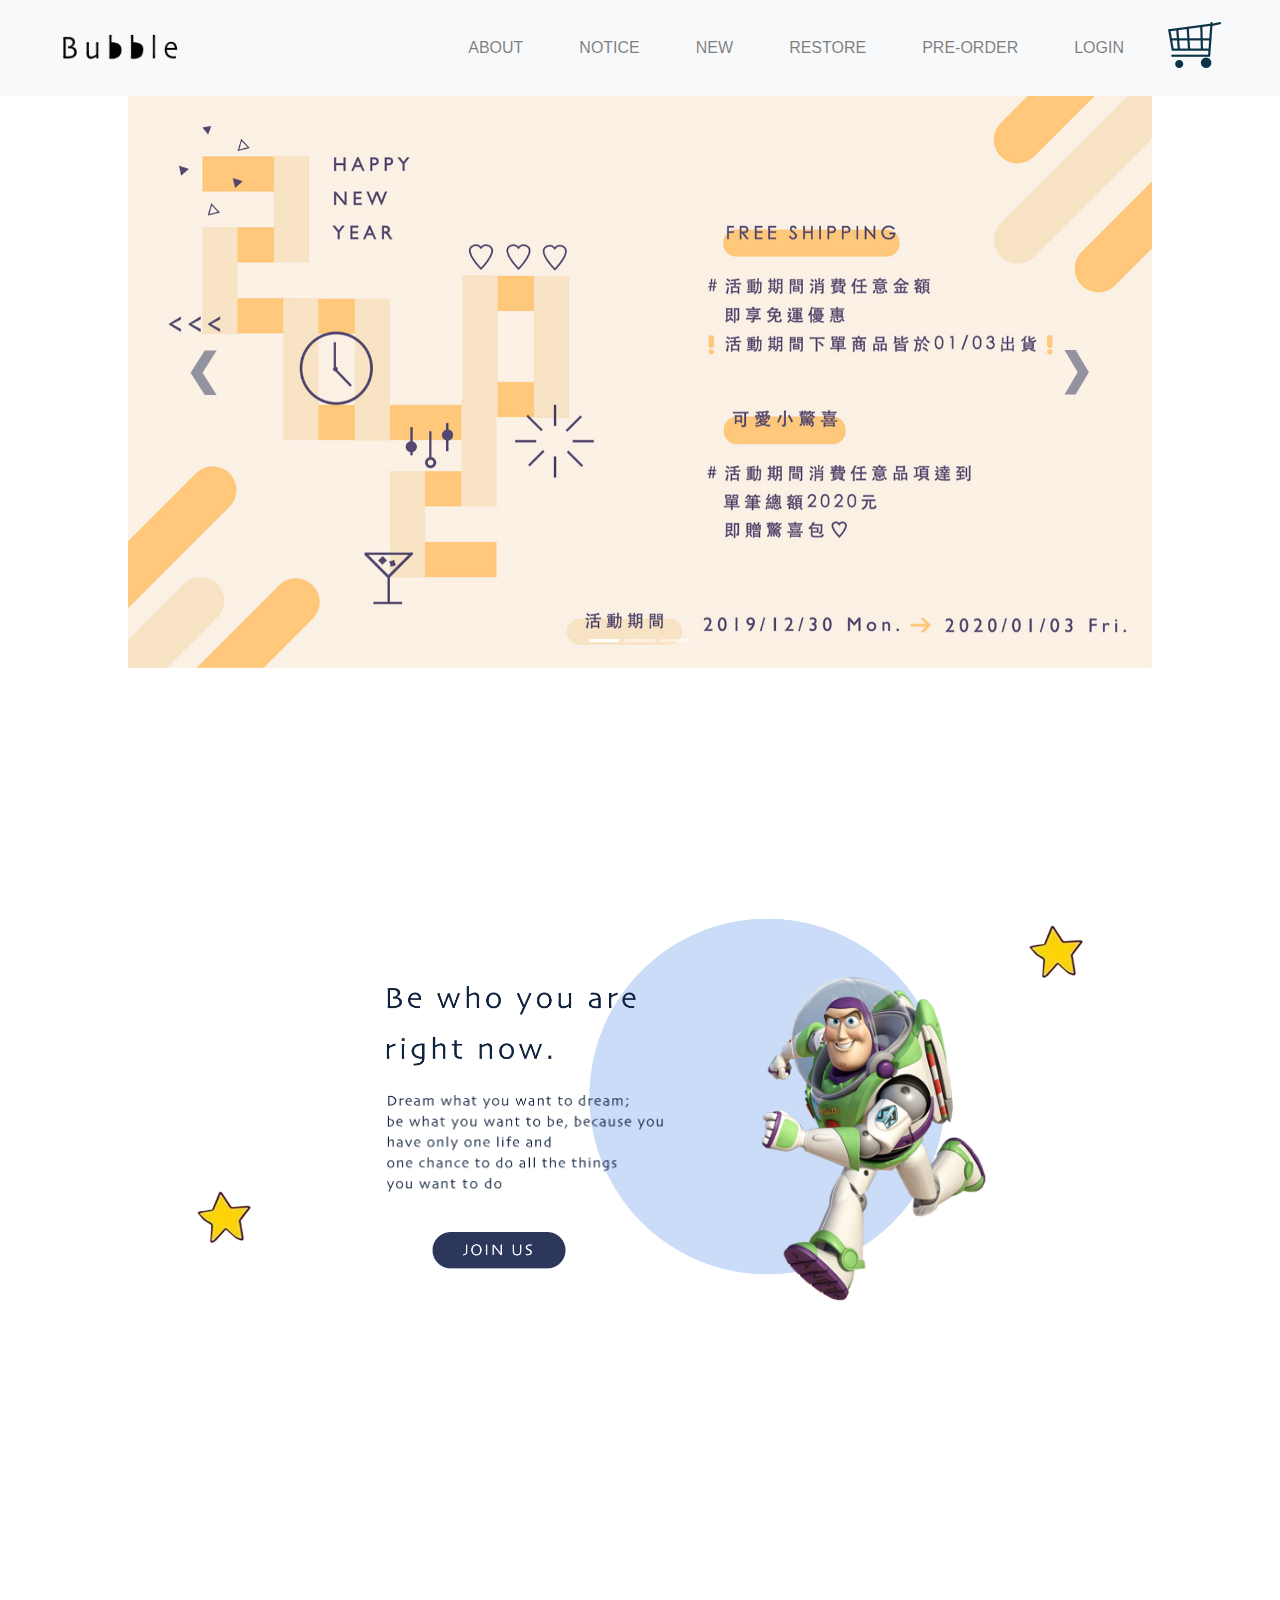
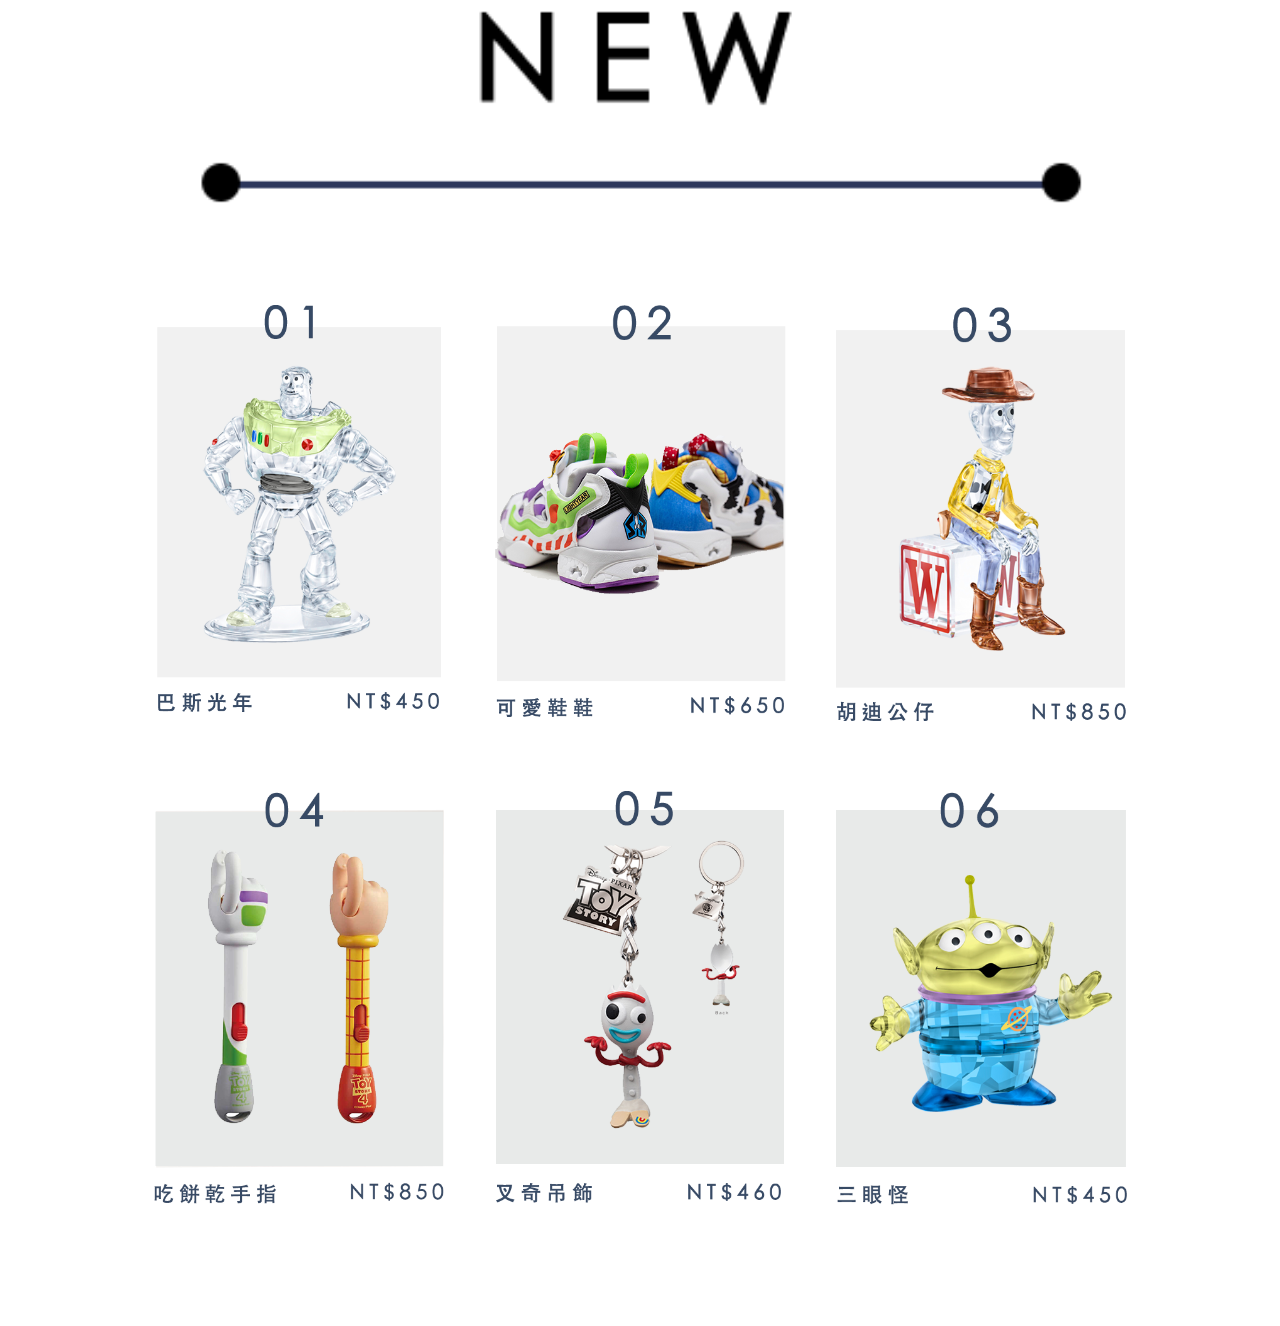
<file: index.html>
<!DOCTYPE html>
<html lang="zh-TW">

<head>
	<meta charset="UTF-8">
	<!-- 手機版縮放 -->
	<meta name="viewport" content="width=device-width, initial-scale=1">
	<title>Bubble</title>
	<!-- css連結 -->
	<link href="css/style.css" rel="stylesheet">
	<link href="css/bootstrap.min.css" rel="stylesheet">
	
	




</head>

<body>
	
	<!-- html-->
	<nav class="navbar navbar-expand-lg navbar-light bg-light fixed-top">
		<a class="navbar-brand" href="index0.html"><img src="img首頁/logo.png" class="img-fluid" alt=""></a>
		<button class="navbar-toggler" type="button" data-toggle="collapse" data-target="#navbarSupportedContent"
			aria-controls="navbarSupportedContent" aria-expanded="false" aria-label="Toggle navigation">
			<span class="navbar-toggler-icon"></span>
		</button>

		<div class="collapse navbar-collapse" id="navbarSupportedContent">
			<ul class="navbar-nav ml-auto">
				
				<li class="nav-item"><a class="nav-link" href="index.html">ABOUT</a></li>
				<li class="nav-item"><a class="nav-link" href="index3.html">NOTICE</a></li>
				<li class="nav-item"><a class="nav-link" href="index2.html">NEW</a></li>
				<li class="nav-item"><a class="nav-link" href="index0.html">RESTORE</a></li>
				<li class="nav-item"><a class="nav-link" href="index0.html">PRE-ORDER</a></li>
			
				<li class="nav-item"><a class="nav-link" href="#section3">LOGIN</a></li>
				<li class="nav-item">
					<img src="img首頁/購物車.png" class="img-fluid">
					
				</li>
			</ul>
		</div>
	</nav>


	<!-- 圖片輪播-->
	<div class="container-fluid">
		<div class="row">
			<div class="banner">
				<div id="carouselExampleIndicators" class="carousel slide" data-ride="carousel">
					<ol class="carousel-indicators">
						<li data-target="#carouselExampleIndicators" data-slide-to="0" class="active"></li>
						<li data-target="#carouselExampleIndicators" data-slide-to="1"></li>
						<li data-target="#carouselExampleIndicators" data-slide-to="2"></li>
					</ol>
					<!-- 輪播內容 -->
					<div class="carousel-inner">
						<div class="carousel-item">
							<img src="img首頁/輪播.jpg" class="img-fluid" class alt="...">
						</div>
						<div class="carousel-item active">
							<img src="img首頁/輪播.jpg" class="img-fluid" alt="...">
						</div>
						<div class="carousel-item">
							<img src="img首頁/輪播.jpg" class="img-fluid" alt="...">
						</div>
					</div>
					<!-- 左右箭頭 -->
					<a class="carousel-control-prev" href="#carouselExampleIndicators" role="button" data-slide="prev">
						<span class="carousel-control-prev-icon" aria-hidden="true"></span>
						<span class="sr-only">Previous</span>
					</a>
					<a class="carousel-control-next" href="#carouselExampleIndicators" role="button" data-slide="next">
						<span class="carousel-control-next-icon" aria-hidden="true"></span>
						<span class="sr-only">Next</span>
					</a>
				</div>
			</div>
		</div>
	</div>




	<div class="bigbox">
		<div class="omg">
			<img src="img首頁/圓.png" alt="">
			<div class="bgword">
				<img src="img首頁/大字.png" alt="">
				<div class="smword">
					<img src="img首頁/小字.png" alt="">
					<div class="bus">
						<div id="square" class="zoomInRight animated" data-anijs="if: click, do: zoomInRight animated"> <img src="img首頁/巴斯.png" alt=""></div>
						<div class="star1">
							<img src="img首頁/star.png" alt="">
							<div class="join">
								<img src="img首頁/join.png" alt="">
								<div class="star2">
									<img src="img首頁/star.png" alt="">
								</div>
							</div>
						</div>
					</div>
				</div>
			</div>
		</div>
	
		
		
	
		
	
	</div>


	<!-- part6-->
	<div class="product" id="section2">

		<div class="container-fluid">
			<div class="jay">
				<div class="row ">

					<div class="col-12">
						<p class="title text-center"><img src="img首頁/new.png"></p>

					</div>

				</div>
			</div>
			<div class="row">
				<div class="col-md-4 col-sm-4 col-12">
					<div class="card">
						<img src="img首頁/商品1.png" class="img-fluid">

					</div>
				</div>

				<div class="col-md-4 col-sm-4 col-12">
					<div class="card">
						<img src="img首頁/商品2.png" class="img-fluid">

					</div>
				</div>

				<div class="col-md-4 col-sm-4 col-12">
					<div class="card">
						<img src="img首頁/商品3.png" class="img-fluid">

					</div>
				</div>
			</div>
			<div class="row">
				<div class="col-md-4 col-sm-4 col-12">
					<div class="card">
						<img src="img首頁/商品4.png" class="img-fluid">

					</div>
				</div>

				<div class="col-md-4 col-sm-4 col-12">
					<div class="card">
						<img src="img首頁/商品5.png" class="img-fluid">

					</div>
				</div>

				<div class="col-md-4 col-sm-4 col-12" class="img-fluid">
					<div class="card">
						<img src="img首頁/商品6.png">

					</div>
				</div>
			</div>
		</div>
	</div>











	<!-- JS連結 -->
	
	<script src="js/jQuery.js"></script>
	<script src="js/bootstrap.min.js"></script>
	<script src="js/bs.js"></script>
    <script src="js/anijs-min.js"></script>
	

</body>

</html>
</file>
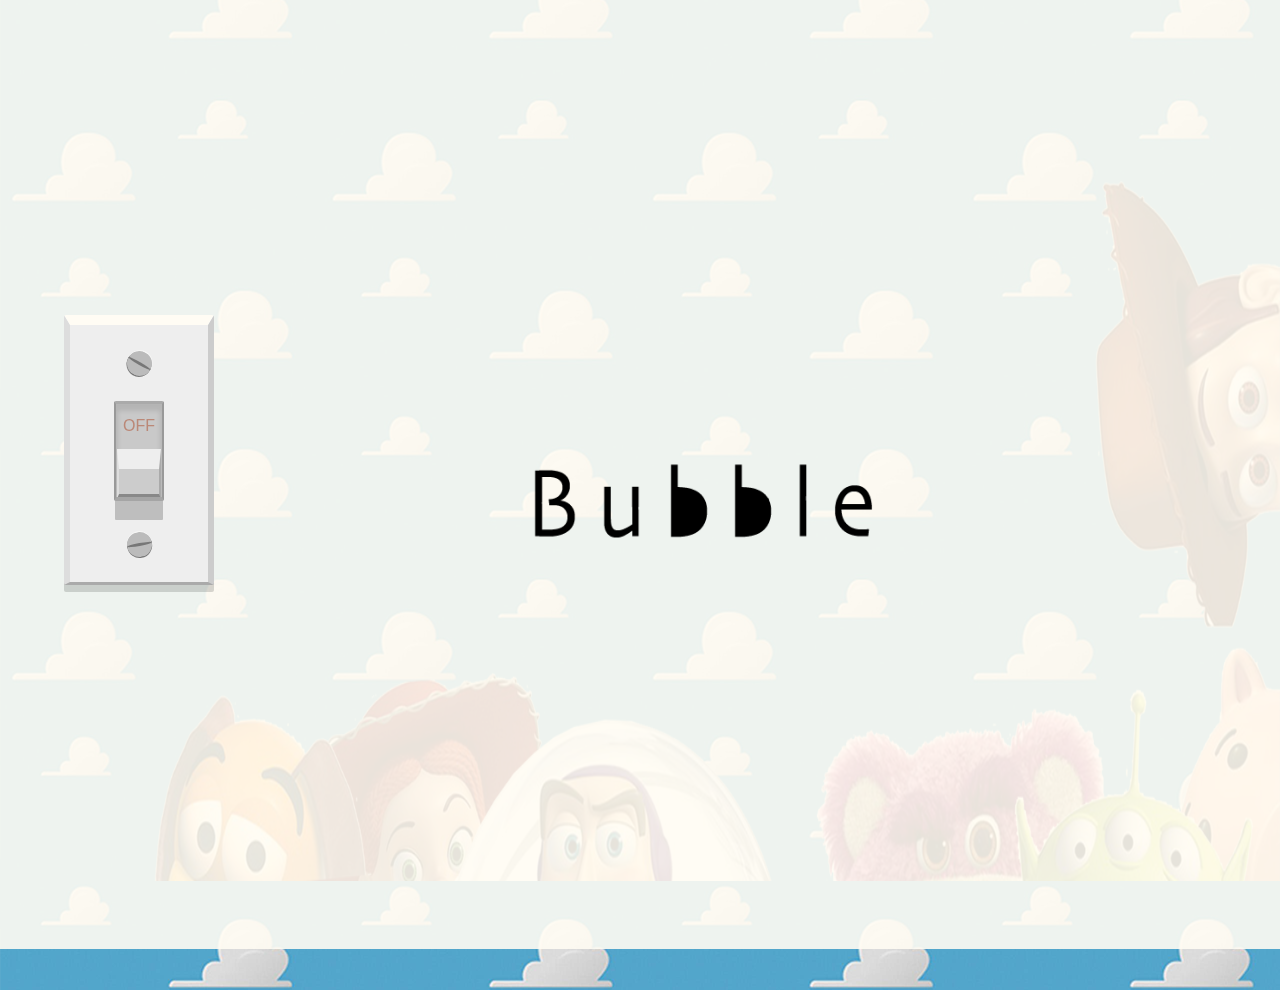
<file: index0.html>
<!DOCTYPE html>
<html lang="zh-TW">

<head>
    <meta charset="UTF-8">
    <meta name="viewport" content="width=device-width, initial-scale=1">
    <title>gamers</title>
    <link href="css/style0.css" rel="stylesheet">
    <link href="css/bootstrap0.min.css" rel="stylesheet">

    




</head>



<body>
    <section class="panel">
        <input id="switch" checked="checked" type="checkbox" />
        <label for="switch"></label>
        <div class="overlay"></div>

    </section>
    <a href="index.html" style="text-decoration: none;">
    <img class="bu" src="img0/bu.png">
</a>
    <img class="bg" src="img0/背景.png">
</a>
    <img class="toy" src="img0/toy.png">

</body>

</html>
</file>
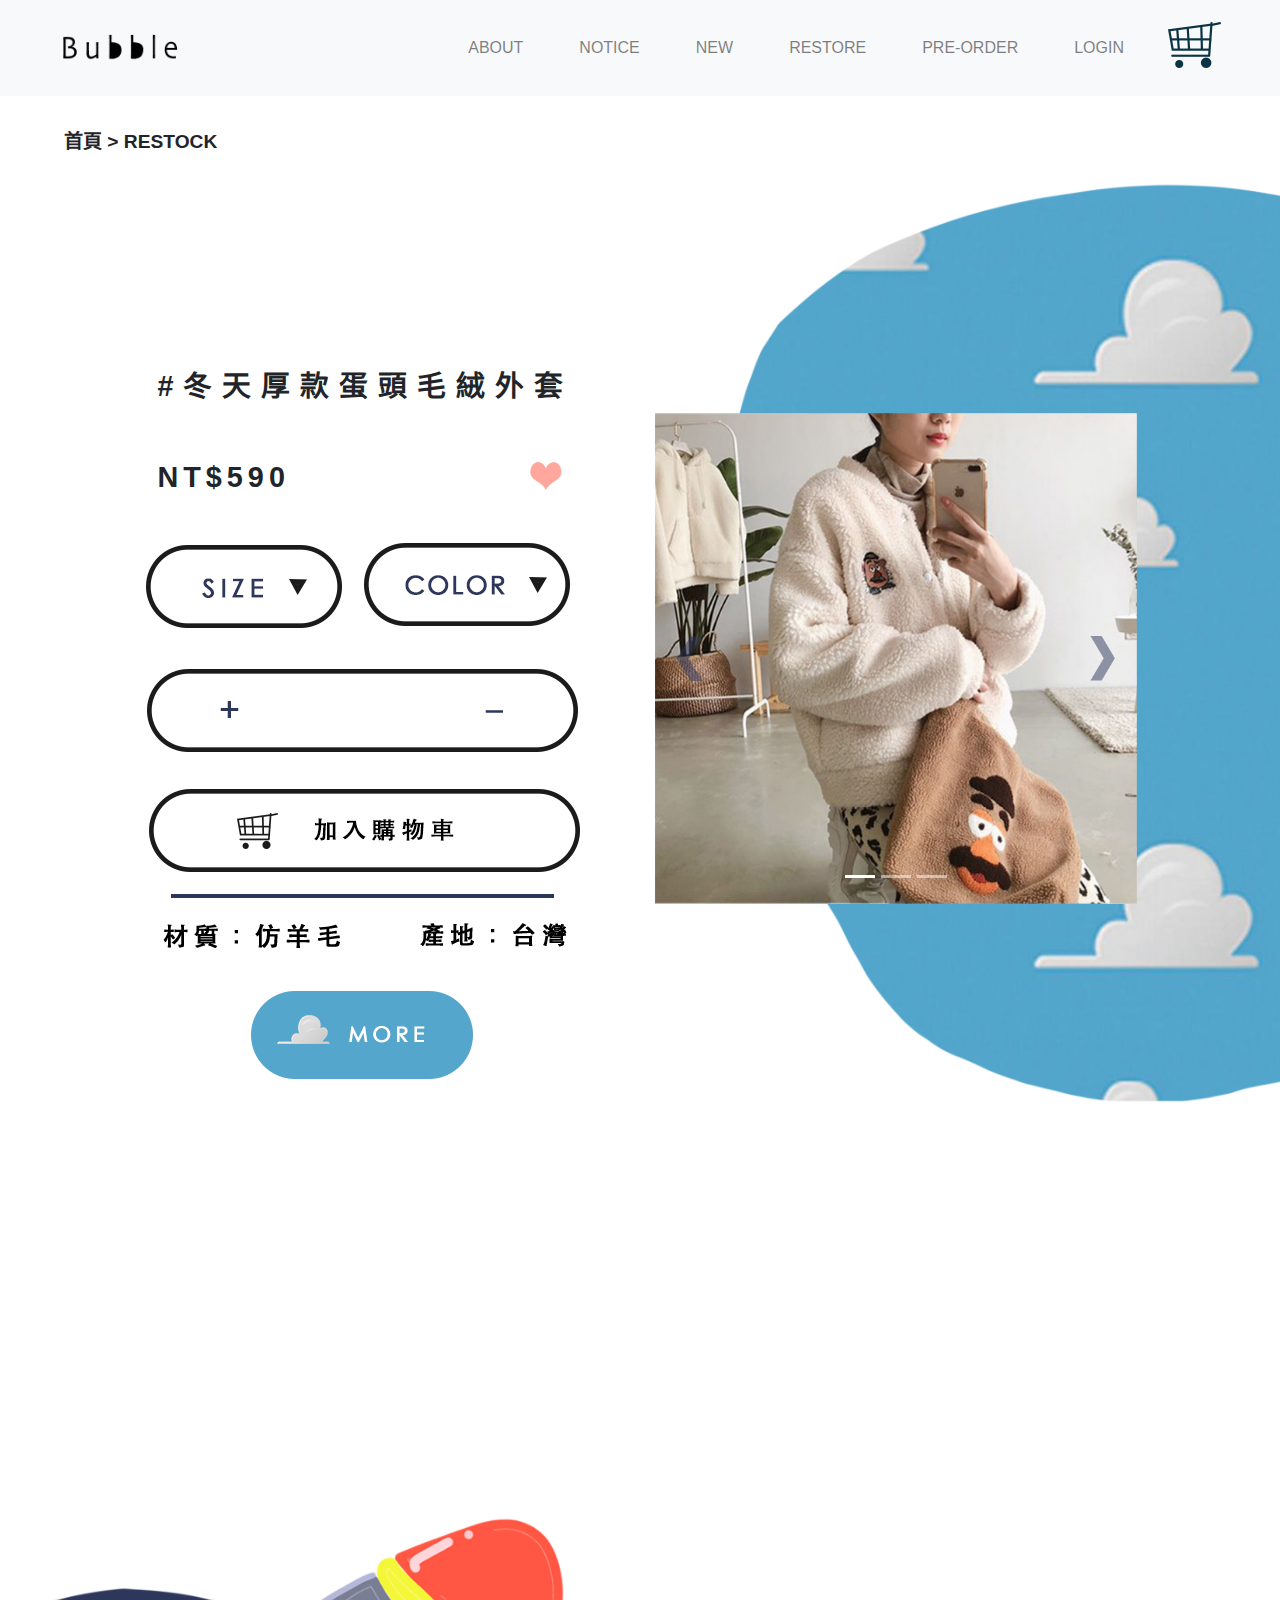
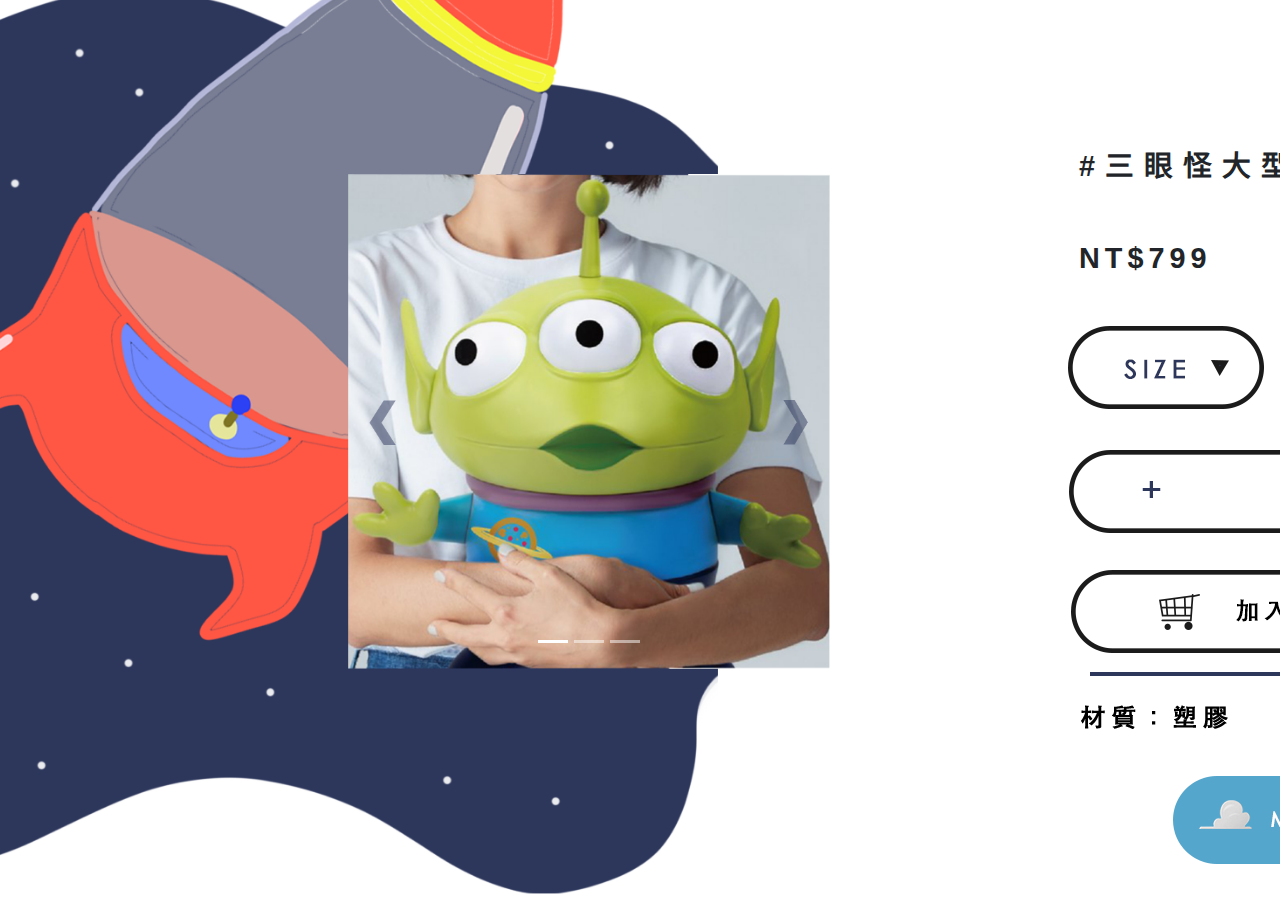
<file: index2.html>
<!DOCTYPE html>
<html lang="zh-TW">

<head>
	<meta charset="UTF-8">
	<!-- 手機版縮放 -->
	<meta name="viewport" content="width=device-width, initial-scale=1">
	<title>Bubble</title>
	<!-- css連結 -->
	<link href="css/style2.css" rel="stylesheet">
	<link href="css/bootstrap2.min.css" rel="stylesheet">

</head>

<body>
<!-- html-->
<nav class="navbar navbar-expand-lg navbar-light bg-light fixed-top">
	<a class="navbar-brand" href="index0.html"><img src="img首頁/logo.png" class="img-fluid" alt=""></a>
	<button class="navbar-toggler" type="button" data-toggle="collapse" data-target="#navbarSupportedContent"
		aria-controls="navbarSupportedContent" aria-expanded="false" aria-label="Toggle navigation">
		<span class="navbar-toggler-icon"></span>
	</button>

	<div class="collapse navbar-collapse" id="navbarSupportedContent">
		<ul class="navbar-nav ml-auto">
			
			<li class="nav-item"><a class="nav-link" href="index.html">ABOUT</a></li>
			<li class="nav-item"><a class="nav-link" href="index3.html">NOTICE</a></li>
			<li class="nav-item"><a class="nav-link" href="index2.html">NEW</a></li>
			<li class="nav-item"><a class="nav-link" href="index0.html">RESTORE</a></li>
			<li class="nav-item"><a class="nav-link" href="index0.html">PRE-ORDER</a></li>
		
			<li class="nav-item"><a class="nav-link" href="#section3">LOGIN</a></li>
			<li class="nav-item">
				<img src="img首頁/購物車.png" class="img-fluid">
				
			</li>
		</ul>
	</div>
</nav>

	<div class="word0">
		<p>
			首頁 > RESTOCK
		</p>
	</div>
	<!-- 圖片輪播-->
	<div class="top">
		<div class="container-fluid">
			<div class="row">
				<div class="word1 col-md-6 col-sm-12 col-12">


					<div class="winter">
						<p>#冬天厚款蛋頭毛絨外套</p>
					</div>



					<div class="nt">
						<p>NT$590</p>
					</div>

					<div class="heart">
						<img src="img熱賣/愛心.png" alt="">
					</div>

					<div class="container-fluid">
						<div class="row">
							<div class="smallbox">
								<div class="sizeicon col-6">
									<img src="img熱賣/size.png" alt="">
								</div>



								<div class="coloricon col-6">
									<img src="img熱賣/color.png" alt="">
								</div>
							</div>
						</div>
					</div>

					<div class="blankicon">
						<img src="img熱賣/空.png" alt="">
					</div>

					<div class="plus">
						<img src="img熱賣/加.png" alt="">
					</div>

					<div class="cost">
						<img src="img熱賣/減.png" alt="">
					</div>


					<div class="shop">
						<img src="img熱賣/buy.png" alt="">
					</div>

					<div class="worddown">
						<img src="img熱賣/字1.png" alt="">
					</div>

					<div class="more">
						<img src="img熱賣/more.png" alt="">
					</div>


				</div>
				<div class="banner11 col-md-6 col-sm-12 col-12">

					<div id="carouselExampleIndicators" class="carousel slide" data-ride="carousel">
						<ol class="carousel-indicators">
							<li data-target="#carouselExampleIndicators" data-slide-to="0" class="active"></li>
							<li data-target="#carouselExampleIndicators" data-slide-to="1"></li>
							<li data-target="#carouselExampleIndicators" data-slide-to="2"></li>
						</ol>
						<!-- 輪播內容 -->
						<div class="carousel-inner">
							<div class="carousel-item">
								<img src="img熱賣/小圖.jpg" class="img-fluid" class alt="...">
							</div>
							<div class="carousel-item active">
								<img src="img熱賣/小圖.jpg" class="img-fluid" alt="...">
							</div>
							<div class="carousel-item">
								<img src="img熱賣/小圖.jpg" class="img-fluid" alt="...">
							</div>
						</div>
						<!-- 左右箭頭 -->
						<a class="carousel-control-prev" href="#carouselExampleIndicators" role="button"
							data-slide="prev">
							<span class="carousel-control-prev-icon" aria-hidden="true"></span>
							<span class="sr-only">Previous</span>
						</a>
						<a class="carousel-control-next" href="#carouselExampleIndicators" role="button"
							data-slide="next">
							<span class="carousel-control-next-icon" aria-hidden="true"></span>
							<span class="sr-only">Next</span>
						</a>
					</div>
					<div class="sky">
						<img src="img熱賣/天空.png" alt="">
					</div>
				</div>



			</div>

		</div>

	</div>


	<div class="down">
		<div class="container-fluid">
			<div class="row">

				<div class="banner11 col-md-6 col-sm-6 col-12">

					<div id="carouselExampleIndicators" class="carousel slide" data-ride="carousel">
						<ol class="carousel-indicators">
							<li data-target="#carouselExampleIndicators" data-slide-to="0" class="active"></li>
							<li data-target="#carouselExampleIndicators" data-slide-to="1"></li>
							<li data-target="#carouselExampleIndicators" data-slide-to="2"></li>
						</ol>
						<!-- 輪播內容 -->
						<div class="carousel-inner">
							<div class="carousel-item">
								<img src="img熱賣/小圖2.png" class="img-fluid" class alt="...">
							</div>
							<div class="carousel-item active">
								<img src="img熱賣/小圖2.png" class="img-fluid" alt="...">
							</div>
							<div class="carousel-item">
								<img src="img熱賣/小圖2.png" class="img-fluid" alt="...">
							</div>
						</div>
						<!-- 左右箭頭 -->
						<a class="carousel-control-prev" href="#carouselExampleIndicators" role="button"
							data-slide="prev">
							<span class="carousel-control-prev-icon" aria-hidden="true"></span>
							<span class="sr-only">Previous</span>
						</a>
						<a class="carousel-control-next" href="#carouselExampleIndicators" role="button"
							data-slide="next">
							<span class="carousel-control-next-icon" aria-hidden="true"></span>
							<span class="sr-only">Next</span>
						</a>
					</div>
					<div class="rocket">
						<img src="img熱賣/火箭.png" alt="">
					</div>
				</div>

				<div class="word1 col-md-6 col-sm-6 col-12">


					<div class="winter">
						<p>#三眼怪大型存錢筒</p>
					</div>



					<div class="nt">
						<p>NT$799</p>
					</div>

					<div class="heart">
						<img src="img熱賣/愛心.png" alt="">
					</div>

					<div class="container-fluid">
						<div class="row">
							<div class="smallbox">
								<div class="sizeicon col-6">
									<img src="img熱賣/size.png" alt="">
								</div>



								<div class="coloricon col-6">
									<img src="img熱賣/color.png" alt="">
								</div>
							</div>
						</div>
					</div>

					<div class="blankicon">
						<img src="img熱賣/空.png" alt="">
					</div>

					<div class="plus">
						<img src="img熱賣/加.png" alt="">
					</div>

					<div class="cost">
						<img src="img熱賣/減.png" alt="">
					</div>


					<div class="shop">
						<img src="img熱賣/buy.png" alt="">
					</div>

					<div class="worddown">
						<img src="img熱賣/字2.png" alt="">
					</div>

					<div class="more">
						<img src="img熱賣/more.png" alt="">
					</div>


				</div>
			</div>
		</div>

	</div>


















	<!-- JS連結 -->
	<script src="js/jQuery.js"></script>
	<script src="js/bootstrap.min.js"></script>

</body>

</html>
</file>
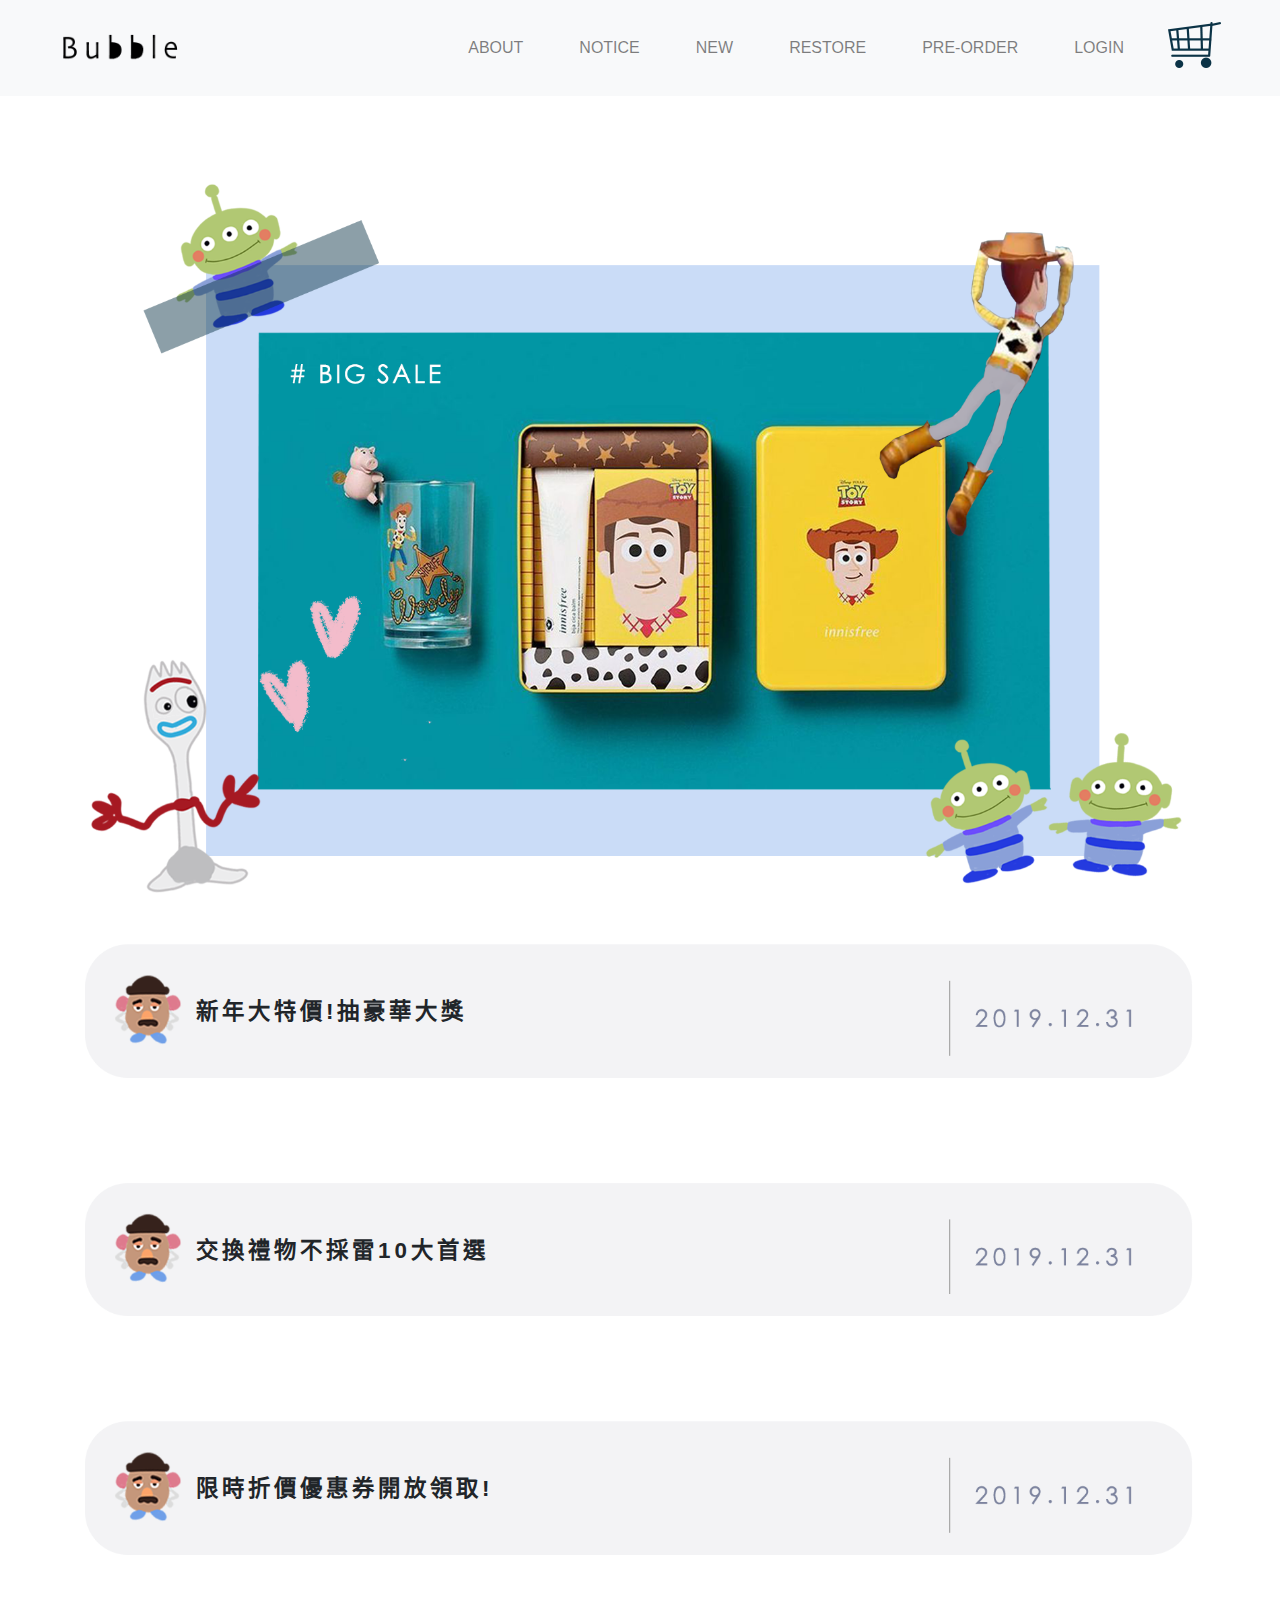
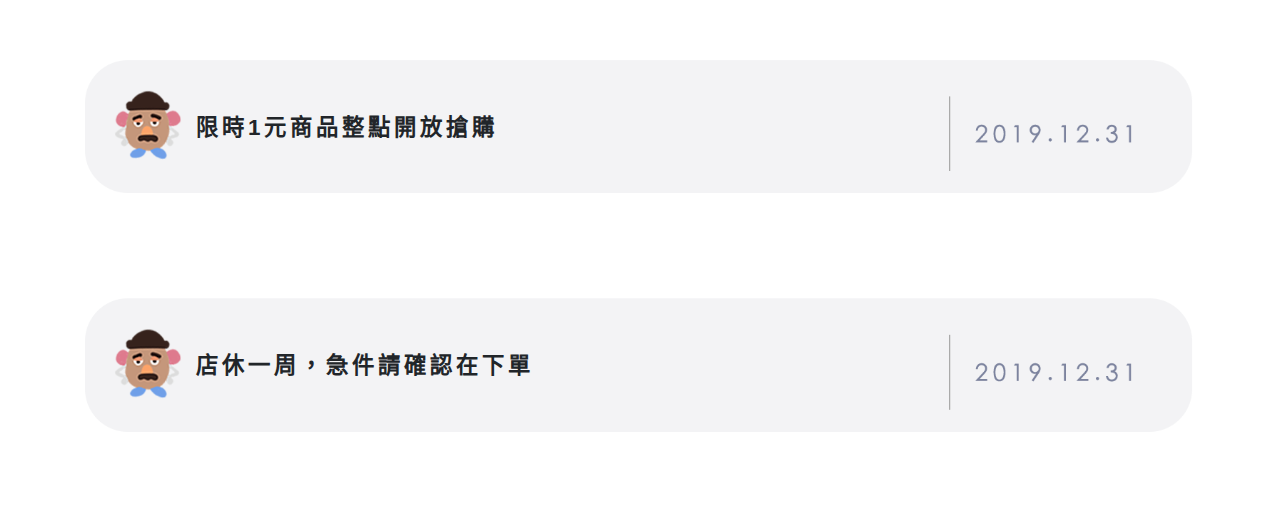
<file: index3.html>
<!DOCTYPE html>
<html lang="zh-TW">

<head>
	<meta charset="UTF-8">
	<!-- 手機版縮放 -->
	<meta name="viewport" content="width=device-width, initial-scale=1">
	<title>Bubble</title>
	<!-- css連結 -->
	<link href="css/style3.css" rel="stylesheet">
	<link href="css/bootstrap3.min.css" rel="stylesheet">

</head>

<body>
<!-- html-->
<nav class="navbar navbar-expand-lg navbar-light bg-light fixed-top">
	<a class="navbar-brand" href="index0.html"><img src="img首頁/logo.png" class="img-fluid" alt=""></a>
	<button class="navbar-toggler" type="button" data-toggle="collapse" data-target="#navbarSupportedContent"
		aria-controls="navbarSupportedContent" aria-expanded="false" aria-label="Toggle navigation">
		<span class="navbar-toggler-icon"></span>
	</button>

	<div class="collapse navbar-collapse" id="navbarSupportedContent">
		<ul class="navbar-nav ml-auto">
			
			<li class="nav-item"><a class="nav-link" href="index.html">ABOUT</a></li>
			<li class="nav-item"><a class="nav-link" href="index3.html">NOTICE</a></li>
			<li class="nav-item"><a class="nav-link" href="index2.html">NEW</a></li>
			<li class="nav-item"><a class="nav-link" href="index0.html">RESTORE</a></li>
			<li class="nav-item"><a class="nav-link" href="index0.html">PRE-ORDER</a></li>
		
			<li class="nav-item"><a class="nav-link" href="#section3">LOGIN</a></li>
			<li class="nav-item">
				<img src="img首頁/購物車.png" class="img-fluid">
				
			</li>
		</ul>
	</div>
</nav>


	<div class="container">
		<div class="row">
			<div class="a col-12">
				<img src="img-notice/佈告欄.png"  alt="">
			</div>
		</div>
	</div>

	<div class="container">
		<div class="row">
			<div class="box1 col-12">
				<img src="img-notice/a1.png" class="img-fluid" alt="">
				<div class="word01">
					<p>
						新年大特價!抽豪華大獎
					</p>
				</div>
				
			</div>
		</div>
	</div>
	

	<div class="container">
		<div class="row">
			<div class="box1 col-12">
				<img src="img-notice/a1.png" class="img-fluid" alt="">
				<div class="word01">
					<p>
						交換禮物不採雷10大首選
					</p>
				</div>
			</div>
		</div>
	</div>
	

	<div class="container">
		<div class="row">
			<div class="box1 col-12">
				<img src="img-notice/a1.png" class="img-fluid" alt="">
				<div class="word01">
					<p>
						限時折價優惠券開放領取!
					</p>
				</div>
			</div>
		</div>
	</div>
	

	<div class="container">
		<div class="row">
			<div class="box1 col-12">
				<img src="img-notice/a1.png" class="img-fluid" alt="">
				<div class="word01">
					<p>
						限時1元商品整點開放搶購
					</p>
				</div>
			</div>
		</div>
	</div>
	

	<div class="container">
		<div class="row">
			<div class="box1 col-12">
				<img src="img-notice/a1.png" class="img-fluid" alt="">
				<div class="word01">
					<p>
						店休一周，急件請確認在下單
					</p>
				</div>
			</div>
		</div>
	</div>
	
























	<!-- JS連結 -->
	<script src="js/jQuery.js"></script>
	<script src="js/bootstrap.min.js"></script>

</body>

</html>
</file>
<file: css/style.css>
html{
	width: 100%;
}

* {
	box-sizing: border-box;
}
p,h1,h2,h3,h4,h4,h6,div,span {
	font-family:PingFangSC-Regular,sans-serif,Microsoft JhengHei;	
}

p {
	font-size: 16px;
}
/* CSS  */
.navbar-brand img {
	height: 50px;
}

@media (min-width: 768px) {
/*nav選單*/
	.navbar{
	padding-left:50px!important;
	padding-right:50px!important; 
}
}
/* 輪播  */
.banner {
	margin-top: 76px;
}
.banner .container-fluid {
	padding:0!important;
}


/*5  */
.about {
	padding:100px 0;
	background:linear-gradient(#ffffff,#F0E5DE); 
}

.about img {
	box-shadow:2px 2px 4px gray;
}
.title {
	font-size:20px;
	font-weight: bold;
}

.title_line {
	border-color:#ffffff;
}

.story {
	padding: 50px 0;
	font-size: 18px;
}

.story span {
	font-style: italic;
	font-size: 20px;
	display: block;
	margin-bottom: 10px;
	font-weight: bold;
}
.title_line {
	margin-bottom: 50px;
}



/*6  */
.product {
	background-color: #ffffff;
	padding-bottom:70px;
}
.product .card {
	background-color: #ffffff;
	padding: 20px 10px;
	margin-bottom: 10px;
}
.product img {
	width:100%;
	margin-bottom:20px;
}

.product img:hover {
	opacity: 0.6;
}
.product_name {
	padding: 10px;
}

/*7  */
.contact {
	height:750px;
	padding-top: 100px;
	background-image: url(../img/contact_bg.jpg);
	background-repeat: no-repeat;
	background-attachment: fixed;
	background-size: cover;
	background-position: top center;
}

.contact .title {
	color:#ffffff;
}

.contact .form {
	max-width: 600px;
	margin:0 auto;
	padding: 0 30px;
	color:#ffffff;
}

.form input {
	height: 40px;
	width: 100%;
	background-color: #ffffff;
	border-radius: 5px;
	border:0px;
	padding: 12px;
	resize: vertical;
	color: #000000;
	margin:7.5px 0;
}

.form textarea {
	height: 200px;
	width: 100%;
	background-color: #ffffff;
	border-radius: 5px;
	border:0px;
	padding: 12px;
	resize: vertical;
	color: #000000;
	margin:7.5px 0;
}

input[type=submit] {
  background-color: #ABD0CE;
  color: white;
  cursor: pointer;
  width: 100px!important;
  height: 48px;
}

input[type=submit]:hover {
  background-color: #8ABCB8;
}


/*8  */
footer {
	background-color: #c1adad;
	padding:20px 0; 
}

footer p {
	line-height: 39px;



	
}


.jay image{
	height: 85px;
	width: 240px;
}


.bigbox{
	margin-top: 60%;
	margin-bottom: -5%;
	opacity: 1;
}

.omg img {
	
	width: 30%;
	height: 25%;
margin-left: 45% ;
margin-top: -55%;
	animation:  1.5s alternate infinite ease-in;
	
	z-index: 1;
  }
  
  @keyframes crescendo {
	0%   {transform: scale(.8);}
	50% {transform: scale(1.5);}
	100%   {transform: scale(.8);}
  }
.bgword img {
	
	width: 20%;
	height: 20%;
margin-left: 30% ;
margin-top: -70%;
	animation:  1.5s alternate infinite ease-in;
	
	z-index: 2;
  }
  
  @keyframes crescendo {
	0%   {transform: scale(.8);}
	50% {transform: scale(1.5);}
	100%   {transform: scale(.8);}
  }
.smword img {
	
	width: 22%;
	height: 22%;
margin-left: 30% ;
margin-top: -55%;
	animation:  1.5s alternate infinite ease-in;
	
	z-index: 3;
  }
  
  @keyframes crescendo {
	0%   {transform: scale(.8);}
	50% {transform: scale(1.5);}
	100%   {transform: scale(.8);}
  }

.bus img {
	
	width: 20%;
	height: 20%;
margin-left: 58% ;
margin-top: -60%;
	animation:  1.5s alternate infinite ease-in;

	z-index: 4;
  }
  
  @keyframes crescendo {
	0%   {transform: scale(.8);}
	50% {transform: scale(1.5);}
	100%   {transform: scale(.8);}
  }
  .star1 img {
	
	width: 5%;
	height: 5%;
margin-left: 15% ;
margin-top: -51%;
	animation:  1.5s alternate infinite ease-in;
	animation-name:crescendo ;
	z-index: 5;
  }
  .star1 img {
    transition:All 0.4s ease-in-out;
    -webkit-transition:All 0.4s ease-in-out;
    -moz-transition:All 0.4s ease-in-out;
    -o-transition:All 0.4s ease-in-out;
}
.star1 img:hover {
    transform:rotate(360deg);
    -webkit-transform:rotate(360deg);
    -moz-transform:rotate(360deg);
    -o-transform:rotate(360deg);
    -ms-transform:rotate(360deg); 
}
  
  
  @keyframes crescendo {
	0%   {transform: scale(.8);}
	50% {transform: scale(1.5);}
	100%   {transform: scale(.8);}
  }

  .join img {
	
	width: 12%;
	height: 12%;
margin-left: 33% ;
margin-top: -50%;
	animation:  1.5s alternate infinite ease-in;

	z-index: 5;
  }
  .join img:hover{
	  opacity: 0.5;
	  animation-name:crescendo ;
	 
  }
  
  @keyframes crescendo {
	0%   {transform: scale(.8);}
	50% {transform: scale(1.5);}
	100%   {transform: scale(.8);}
  }
  .star2 img {
	
	width: 5%;
	height: 5%;
margin-left: 80% ;
margin-top: -100%;
	animation:  1.5s alternate infinite ease-in;
	animation-name:crescendo ;
	z-index: 5;
  }
  
  
  @keyframes crescendo {
	0%   {transform: scale(.8);}
	50% {transform: scale(1.5);}
	100%   {transform: scale(.8);}
  }
  .nav-item a{
	  
	 margin: auto;
	 margin: 20px;
  }






.animated {
    -webkit-animation-duration: 1s;
    animation-duration: 1s;
    -webkit-animation-fill-mode: both;
    animation-fill-mode: both;
}

.animated.infinite {
    -webkit-animation-iteration-count: infinite;
    animation-iteration-count: infinite;
}

.animated.hinge {
    -webkit-animation-duration: 2s;
    animation-duration: 2s;
}


/*the animation definition*/

@-webkit-keyframes zoomInRight {
    0% {
        opacity: 0;
        -webkit-transform: scale3d(.1, .1, .1) translate3d(1000px, 0, 0);
        transform: scale3d(.1, .1, .1) translate3d(1000px, 0, 0);
        -webkit-animation-timing-function: cubic-bezier(0.55, .055, .675, .19);
        animation-timing-function: cubic-bezier(0.55, .055, .675, .19)
    }
    60% {
        opacity: 1;
        -webkit-transform: scale3d(.475, .475, .475) translate3d(-10px, 0, 0);
        transform: scale3d(.475, .475, .475) translate3d(-10px, 0, 0);
        -webkit-animation-timing-function: cubic-bezier(0.175, .885, .32, 1);
        animation-timing-function: cubic-bezier(0.175, .885, .32, 1)
    }
}

@keyframes zoomInRight {
    0% {
        opacity: 0;
        -webkit-transform: scale3d(.1, .1, .1) translate3d(1000px, 0, 0);
        -ms-transform: scale3d(.1, .1, .1) translate3d(1000px, 0, 0);
        transform: scale3d(.1, .1, .1) translate3d(1000px, 0, 0);
        -webkit-animation-timing-function: cubic-bezier(0.55, .055, .675, .19);
        animation-timing-function: cubic-bezier(0.55, .055, .675, .19)
    }
    60% {
        opacity: 1;
        -webkit-transform: scale3d(.475, .475, .475) translate3d(-10px, 0, 0);
        -ms-transform: scale3d(.475, .475, .475) translate3d(-10px, 0, 0);
        transform: scale3d(.475, .475, .475) translate3d(-10px, 0, 0);
        -webkit-animation-timing-function: cubic-bezier(0.175, .885, .32, 1);
        animation-timing-function: cubic-bezier(0.175, .885, .32, 1)
    }
}

.zoomInRight {
    -webkit-animation-name: zoomInRight;
    animation-name: zoomInRight
}
</file>
<file: css/style0.css>
*,
*::before,
*::after {
    box-sizing: inherit;
    font-family: inherit;
}

html {
    box-sizing: border-box;
    font-size: 62.5%;
    font-family: 'Alata', sans-serif;
}

.bu {
    position: absolute;
    display: flex;
    justify-content: center;
    align-items: center;
    overflow: hidden;
    width: 38rem;
    height: 11rem;
    margin-left: 40%;
    z-index: 5;
}
.bu {
    transition:All 0.4s ease-in-out;
    -webkit-transition:All 0.4s ease-in-out;
    -moz-transition:All 0.4s ease-in-out;
    -o-transition:All 0.4s ease-in-out;
}
.bu:hover {
    transform:rotate(360deg);
    -webkit-transform:rotate(360deg);
    -moz-transform:rotate(360deg);
    -o-transform:rotate(360deg);
    -ms-transform:rotate(360deg); 
}

.bg {
    position: absolute;
    z-index: -5;
}

.toy {
    position: absolute;
    z-index: 3;
    display: flex;
    justify-content: flex-end;
    width: 90%;
    height: 90%;
    margin-left: 10%;
    margin-top: 4%;
}

html body {
    font-size: 1.6rem;
    position: relative;
    margin: 0;
    width: 100vw;
    height: 100vh;
    display: flex;
    justify-content: flex-start;
    align-items: center;
    overflow: hidden;
    background-color: #d9d9d9;
}

.panel {
    position: absolute;
    width: 15rem;
    height: 27rem;
    background-color: #eee;
    border-radius: 2px;
    border-width: 1rem 0.6rem 0.3rem 0.6rem;
    border-style: solid;
    border-color: #fff #ccc #aaa #ddd;
    display: flex;
    justify-content: space-evenly;
    align-items: center;
    flex-direction: column;
    box-shadow: 0px 7px 0px rgba(0, 0, 0, 0.15);
    margin-left: 5%;
    z-index: 4;
}

.panel::before,
.panel::after {
    content: '';
    display: block;
    width: 2.5rem;
    height: 2.5rem;
    border: solid 1rem #bbb;
    background-color: #777;
    border-width: 1.1rem 0 1.1rem;
    border-radius: 1.5rem;
    box-shadow: 0px 1px 0px 0px rgba(0, 0, 0, 0.5), 0px -1px 0px 0px rgba(255, 255, 255, 0.5);
}

.panel::before {
    -webkit-transform: rotate(30deg);
    transform: rotate(30deg);
}

.panel::after {
    -webkit-transform: rotate(-10deg);
    transform: rotate(-10deg);
}

.panel input {
    display: none;
}

.panel label {
    display: block;
    position: relative;
    background-color: #aaa;
    overflow: hidden;
    display: flex;
    justify-content: center;
    width: 5rem;
    height: 10rem;
    cursor: pointer;
    transition: all 0.2s;
    border-radius: 2px;
    box-shadow: 0px 0px 5px rgba(0, 0, 0, 0.3) inset;
    border-style: solid;
    border-width: 3px 2px 4px 2px;
    border-color: #aaa #999 #ddd #999;
}

.panel label::before,
.panel label::after {
    content: '';
    display: block;
    position: absolute;
}

.panel label::before {
    transition: all 0.2s;
    width: 95%;
    height: 5rem;
    background-color: #ccc;
    border-style: solid;
    border-width: 0.5rem 2px 2rem 2px;
    border-color: #eee #aaa #888 #ddd;
    top: 0;
    box-shadow: 0px 2.5rem 2px rgba(0, 0, 0, 0.1);
    z-index: 1;
}

.panel label::after {
    transition: bottom .2s;
    content: 'ON';
    bottom: 6.2rem;
    -webkit-transform: translateY(5rem);
    transform: translateY(5rem);
    color: #af7;
    z-index: 3;
    opacity: 0.75;
    text-shadow: 0px 0px 0.7rem #bf9, 0px 0px 2rem #bf9;
}

.panel .overlay {
    transition: background-color 0.3s 0.1s, opacity 0.3s 0.1s;
    position: absolute;
    display: block;
    width: 183vw;
    height: 110vh;
    z-index: 3;
    pointer-events: none;
    opacity: 0.7;
    background-color: #081020;
}

@supports (mix-blend-mode: darken) {
    .panel .overlay {
        mix-blend-mode: darken;
    }
}

.panel #switch:checked~label {
    background-color: #c9c9c9;
    border-color: #aaa #999 #a5a5a5 #999;
    box-shadow: 0px 5px 4px 2px rgba(0, 0, 0, 0.1) inset, 0px 2rem 0px -1px rgba(0, 0, 0, 0.2);
}

.panel #switch:checked~label::before {
    top: 4.5rem;
    box-shadow: 0px 0px 0px 0px rgba(0, 0, 0, 0.2);
    border-width: 2rem 2px 0.5rem 2px;
}

.panel #switch:checked~label::after {
    content: 'OFF';
    bottom: 0.9rem;
    color: #b87;
    z-index: 0;
    opacity: 1;
    text-shadow: none;
    -webkit-transform: translateY(-5rem);
    transform: translateY(-5rem);
}

.panel #switch:checked~.overlay {
    opacity: 0.9;
}

@supports (mix-blend-mode: darken) {
    .panel #switch:checked~.overlay {
        opacity: 0.9;
        background-color: #fffcf3;
        z-index: 1;
    }
}
</file>
<file: css/style2.css>
html{
	width: 100%;
	overflow-x: auto;
}

* {
	box-sizing: border-box;
}
p,h1,h2,h3,h4,h4,h6,div,span {
	font-family:PingFangSC-Regular,sans-serif,Microsoft JhengHei;	
}

p {
	font-size: 16px;
}
/* CSS  */
.navbar-brand img {
	height: 50px;
}

@media (min-width: 768px) {
/*nav選單*/
	.navbar{
	padding-left:50px!important;
	padding-right:50px!important; 
}
}
/* 輪播  */
.banner {
	margin-top: 76px;
}
.banner .container-fluid {
	padding:0!important;
}


/*5  */
.about {
	padding:100px 0;
	background:linear-gradient(#ffffff,#F0E5DE); 
}

.about img {
	box-shadow:2px 2px 4px gray;
}
.title {
	font-size:20px;
	font-weight: bold;
}

.title_line {
	border-color:#ffffff;
}

.story {
	padding: 50px 0;
	font-size: 18px;
}

.story span {
	font-style: italic;
	font-size: 20px;
	display: block;
	margin-bottom: 10px;
	font-weight: bold;
}
.title_line {
	margin-bottom: 50px;
}



/*6  */
.product {
	background-color: #ffffff;
	padding-bottom:70px;
}
.product .card {
	background-color: #ffffff;
	padding: 20px 10px;
	margin-bottom: 10px;
}
.product img {
	width:100%;
	margin-bottom:20px;
}

.product img:hover {
	opacity: 0.6;
}
.product_name {
	padding: 10px;
}

/*7  */
.contact {
	height:750px;
	padding-top: 100px;
	background-image: url(../img/contact_bg.jpg);
	background-repeat: no-repeat;
	background-attachment: fixed;
	background-size: cover;
	background-position: top center;
}

.contact .title {
	color:#ffffff;
}

.contact .form {
	max-width: 600px;
	margin:0 auto;
	padding: 0 30px;
	color:#ffffff;
}

.form input {
	height: 40px;
	width: 100%;
	background-color: #ffffff;
	border-radius: 5px;
	border:0px;
	padding: 12px;
	resize: vertical;
	color: #000000;
	margin:7.5px 0;
}

.form textarea {
	height: 200px;
	width: 100%;
	background-color: #ffffff;
	border-radius: 5px;
	border:0px;
	padding: 12px;
	resize: vertical;
	color: #000000;
	margin:7.5px 0;
}

input[type=submit] {
  background-color: #ABD0CE;
  color: white;
  cursor: pointer;
  width: 100px!important;
  height: 48px;
}

input[type=submit]:hover {
  background-color: #8ABCB8;
}


/*8  */
footer {
	background-color: #c1adad;
	padding:20px 0; 
}

footer p {
	line-height: 39px;



	
}


.jay image{
	height: 85px;
	width: 240px;
}


.bigbox{
	margin-top: 60%;
	margin-bottom: -5%;
}
.omg img {
	
	width: 30%;
	height: 25%;
margin-left: 45% ;
margin-top: -55%;
	animation:  1.5s alternate infinite ease-in;
	z-index: 1;
  }
  
  @keyframes crescendo {
	0%   {transform: scale(.8);}
	50% {transform: scale(1.5);}
	100%   {transform: scale(.8);}
  }
.bgword img {
	
	width: 20%;
	height: 20%;
margin-left: 30% ;
margin-top: -70%;
	animation:  1.5s alternate infinite ease-in;
	z-index: 2;
  }
  
  @keyframes crescendo {
	0%   {transform: scale(.8);}
	50% {transform: scale(1.5);}
	100%   {transform: scale(.8);}
  }
.smword img {
	
	width: 22%;
	height: 22%;
margin-left: 30% ;
margin-top: -55%;
	animation:  1.5s alternate infinite ease-in;
	z-index: 3;
  }
  
  @keyframes crescendo {
	0%   {transform: scale(.8);}
	50% {transform: scale(1.5);}
	100%   {transform: scale(.8);}
  }

.bus img {
	
	width: 20%;
	height: 20%;
margin-left: 58% ;
margin-top: -60%;
	animation:  1.5s alternate infinite ease-in;
	z-index: 4;
  }
  
  @keyframes crescendo {
	0%   {transform: scale(.8);}
	50% {transform: scale(1.5);}
	100%   {transform: scale(.8);}
  }
  .star1 img {
	
	width: 5%;
	height: 5%;
margin-left: 15% ;
margin-top: -51%;
	animation:  1.5s alternate infinite ease-in;
	z-index: 5;
  }
  
  
  @keyframes crescendo {
	0%   {transform: scale(.8);}
	50% {transform: scale(1.5);}
	100%   {transform: scale(.8);}
  }

  .join img {
	
	width: 12%;
	height: 12%;
margin-left: 33% ;
margin-top: -50%;
	animation:  1.5s alternate infinite ease-in;
	z-index: 5;
  }
  
  @keyframes crescendo {
	0%   {transform: scale(.8);}
	50% {transform: scale(1.5);}
	100%   {transform: scale(.8);}
  }
  .star2 img {
	
	width: 5%;
	height: 5%;
margin-left: 80% ;
margin-top: -100%;
	animation:  1.5s alternate infinite ease-in;
	z-index: 5;
  }
  
  
  @keyframes crescendo {
	0%   {transform: scale(.8);}
	50% {transform: scale(1.5);}
	100%   {transform: scale(.8);}
  }
  .nav-item a{
	  
	 margin: auto;
	 margin: 20px;
  }
.tu{
	margin-top: 15%;
}

.word0 p{
	margin-top: 10%;
	margin-bottom: 20%;
	margin-left: 5%;
	position: relative;
	z-index: 99;
	font-family: sans-serif;
font-weight: bold;
font-size: 120%;
}


.sky img{
	margin-top: -150%;
	position: relative;
	z-index: 2;
	height: 180%;
	width: 180%;
	
}
.carousel{
	position: relative;
	z-index: 3;
}
.word1{
	position: relative;
	z-index: 98;
	
}
.winter{
	margin-top: -10%;
}
.winter p{
font-size: 180%;
font-family: sans-serif;
font-weight: bold;
letter-spacing: 10px;
margin-left: 3%;
}

.nt p{
	font-family: sans-serif;
	font-weight: bold;
	font-size: 180%;
	letter-spacing: 5px;
	margin-left: 3%;
	margin-top: 10%;
}
.heart img{
	margin-top: -22%;
	margin-left: 80%;
	height: 7%;
	width: 7%;	
}
.sizeicon img{

margin-left: -75%;
}


.coloricon img{
margin-top: -140%;
	margin-left: 170%;
}

.plus img {
	margin-top: -25%;
	margin-left: 15%;
}
.cost img{
	margin-top: -35%;
	margin-left: 70%;
}
.shop img{
	margin-top: -5%;
}
.more img{
	margin-top: 5%;
margin-left: 20%;
}
.down{
	margin-top: 50%;
}
.rocket img{
	height: 170%;
	width: 170%;
	margin-top: -158%;
	margin-left: -82%;
}
.down .word1{
margin-left: 90%;
margin-top: -70%;
}
.down .banner11{
	margin-left: 20%;
}




@media screen and (max-width:768px)
{
	
	.word0 p{
		margin-top: 20%;
		margin-bottom: 20%;
		margin-left: 5%;
		position: relative;
		z-index: 99;
		font-family: sans-serif;
	font-weight: bold;
	font-size: 120%;
	}

.sizeicon img{
	margin-left: -55%;
}
.coloricon img{
	margin-left: 195%;
}
.heart img{
	width: 15%;
	height: 15%;
	margin-top: -35%;
	margin-left: 105%;
}
	.plus img{
margin-top: -35%;
	}
.cost img{
	margin-top: -48%;
	margin-left: 100%;
}
.more img{
	margin-left: 30%;
}
.top .word1{
	position: absolute;
	margin-left: -10%;
}
.top .banner11{
	position: absolute;
margin-left: 50%;
margin-top: 20%;
margin-left: 55%;
}

.down .word1{
	position: absolute;
	margin-top: 100%;
	margin-left:80%;
}
.down .banner11{
	position: absolute;
	margin-top: 100%;
	margin-left: 25%;
	
}
@media screen and (max-width:375px)
{
	.word0 p{
		margin-top: 35%;
		margin-bottom: 20%;
		margin-left: 5%;
	
		font-family: sans-serif;
	font-weight: bold;
	font-size: 120%;
	}
	.top{
		margin-top: -30%;
	}
.top .word1{
	margin-top: 130%;
	margin-left: 0%;
}
.top .banner11{
	margin-top: 50%;
width:50%;
margin-left: 15%;



}

	.down{
		margin-top: 200%;
	}

	.down .word1{
		margin-top: 190%;
	margin-left: 0%;
	}
	.down .banner11{
		margin-left: 50%;
		width:50%;
margin-left: 10%;
	}


	.winter p{
		font-size: 100%;
		font-family: sans-serif;
		font-weight: bold;
		letter-spacing: 2px;
		margin-left: 5%;
		}
		.sizeicon img{
			widows: 20%;
			height:20%
		}

.nt p{
	font-size: 130%;
		font-family: sans-serif;
		font-weight: bold;
		letter-spacing: 2px;
		margin-left: 5%;
		margin-top: -0%;
}
.heart img{
	margin-left: 64%;
	width: 10%;
	height: 10%;
}

.sizeicon img{
	width: 110%;
	height: 110%;
	margin-top: -30%;
	margin-left: -48%;
}
.coloricon img{
	width: 110%;
	height: 110%;
	margin-top: -86%;
	margin-left: 100%;
}
.blankicon img{
	width: 80%;
	height: 80%;
	margin-top: -5%;
}
.plus img{
	width: 10%;
	height: 10%;	
	margin-left: 10%;
	margin-top: -25%;
}
.cost img{
	width: 10%;
	height: 10%;
	margin-left: 60%;
	margin-top: -43%;
}
.shop img{
	margin-top: -15%;
	width: 80%;
	height: 80%;
}
.worddown img{
	width: 80%;
	height: 80%;	
}
.more img{
	width: 50%;
	height: 50%;
	margin-left: 15%;
}
}





}
</file>
<file: css/style3.css>
html{
	width: 100%;
}

* {
	box-sizing: border-box;
}
p,h1,h2,h3,h4,h4,h6,div,span {
	font-family:PingFangSC-Regular,sans-serif,Microsoft JhengHei;	
}

p {
	font-size: 16px;
}
/* CSS  */
.navbar-brand img {
	height: 50px;
}

@media (min-width: 768px) {
/*nav選單*/
	.navbar{
	padding-left:50px!important;
	padding-right:50px!important; 
}
}
/* 輪播  */
.banner {
	margin-top: 76px;
}
.banner .container-fluid {
	padding:0!important;
}


/*5  */
.about {
	padding:100px 0;
	background:linear-gradient(#ffffff,#F0E5DE); 
}

.about img {
	box-shadow:2px 2px 4px gray;
}
.title {
	font-size:20px;
	font-weight: bold;
}

.title_line {
	border-color:#ffffff;
}

.story {
	padding: 50px 0;
	font-size: 18px;
}

.story span {
	font-style: italic;
	font-size: 20px;
	display: block;
	margin-bottom: 10px;
	font-weight: bold;
}
.title_line {
	margin-bottom: 50px;
}



/*6  */
.product {
	background-color: #ffffff;
	padding-bottom:70px;
}
.product .card {
	background-color: #ffffff;
	padding: 20px 10px;
	margin-bottom: 10px;
}
.product img {
	width:100%;
	margin-bottom:20px;
}

.product img:hover {
	opacity: 0.6;
}
.product_name {
	padding: 10px;
}

/*7  */
.contact {
	height:750px;
	padding-top: 100px;
	background-image: url(../img/contact_bg.jpg);
	background-repeat: no-repeat;
	background-attachment: fixed;
	background-size: cover;
	background-position: top center;
}

.contact .title {
	color:#ffffff;
}

.contact .form {
	max-width: 600px;
	margin:0 auto;
	padding: 0 30px;
	color:#ffffff;
}

.form input {
	height: 40px;
	width: 100%;
	background-color: #ffffff;
	border-radius: 5px;
	border:0px;
	padding: 12px;
	resize: vertical;
	color: #000000;
	margin:7.5px 0;
}

.form textarea {
	height: 200px;
	width: 100%;
	background-color: #ffffff;
	border-radius: 5px;
	border:0px;
	padding: 12px;
	resize: vertical;
	color: #000000;
	margin:7.5px 0;
}

input[type=submit] {
  background-color: #ABD0CE;
  color: white;
  cursor: pointer;
  width: 100px!important;
  height: 48px;
}

input[type=submit]:hover {
  background-color: #8ABCB8;
}


/*8  */
footer {
	background-color: #c1adad;
	padding:20px 0; 
}

footer p {
	line-height: 39px;



	
}


.jay image{
	height: 85px;
	width: 240px;
}


.bigbox{
	margin-top: 60%;
	margin-bottom: -5%;
}
.omg img {
	
	width: 30%;
	height: 25%;
margin-left: 45% ;
margin-top: -55%;
	animation:  1.5s alternate infinite ease-in;
	z-index: 1;
  }
  
  @keyframes crescendo {
	0%   {transform: scale(.8);}
	50% {transform: scale(1.5);}
	100%   {transform: scale(.8);}
  }
.bgword img {
	
	width: 20%;
	height: 20%;
margin-left: 30% ;
margin-top: -70%;
	animation:  1.5s alternate infinite ease-in;
	z-index: 2;
  }
  
  @keyframes crescendo {
	0%   {transform: scale(.8);}
	50% {transform: scale(1.5);}
	100%   {transform: scale(.8);}
  }
.smword img {
	
	width: 22%;
	height: 22%;
margin-left: 30% ;
margin-top: -55%;
	animation:  1.5s alternate infinite ease-in;
	z-index: 3;
  }
  
  @keyframes crescendo {
	0%   {transform: scale(.8);}
	50% {transform: scale(1.5);}
	100%   {transform: scale(.8);}
  }

.bus img {
	
	width: 20%;
	height: 20%;
margin-left: 58% ;
margin-top: -60%;
	animation:  1.5s alternate infinite ease-in;
	z-index: 4;
  }
  
  @keyframes crescendo {
	0%   {transform: scale(.8);}
	50% {transform: scale(1.5);}
	100%   {transform: scale(.8);}
  }
  .star1 img {
	
	width: 5%;
	height: 5%;
margin-left: 15% ;
margin-top: -51%;
	animation:  1.5s alternate infinite ease-in;
	z-index: 5;
  }
  
  
  @keyframes crescendo {
	0%   {transform: scale(.8);}
	50% {transform: scale(1.5);}
	100%   {transform: scale(.8);}
  }

  .join img {
	
	width: 12%;
	height: 12%;
margin-left: 33% ;
margin-top: -50%;
	animation:  1.5s alternate infinite ease-in;
	z-index: 5;
  }
  
  @keyframes crescendo {
	0%   {transform: scale(.8);}
	50% {transform: scale(1.5);}
	100%   {transform: scale(.8);}
  }
  .star2 img {
	
	width: 5%;
	height: 5%;
margin-left: 80% ;
margin-top: -100%;
	animation:  1.5s alternate infinite ease-in;
	z-index: 5;
  }
  
  
  @keyframes crescendo {
	0%   {transform: scale(.8);}
	50% {transform: scale(1.5);}
	100%   {transform: scale(.8);}
  }
  .nav-item a{
	  
	 margin: auto;
	 margin: 20px;
  }

  .a {
	margin-top: 15%; 
  }
  .a img{
	  height: 100%;
	  width: 100%;
  }
  .word01 p{
	 margin-top: -9%;
	 margin-left: 10%;
font-size: 140%;
font-weight: bold;
font-family: sans-serif;
letter-spacing: 4px;

  }
  .word01 p:hover{
	color: crimson;
	font-size: 150%;
  }
  .box1{
	  margin-bottom: 10%;
  }




  @media screen and (max-width:375px)
  {


	.word01 p{
		margin-top: -9%;
		margin-left: 15%;
   font-size: 1%;
   font-weight: bold;
   font-family: sans-serif;
  
   
	 }
	 .word01 p:hover{
		color: crimson;
		font-size: 50%;
	  }
	 .a {
		margin-top: 40%; 
	  }
	
  }
</file>
